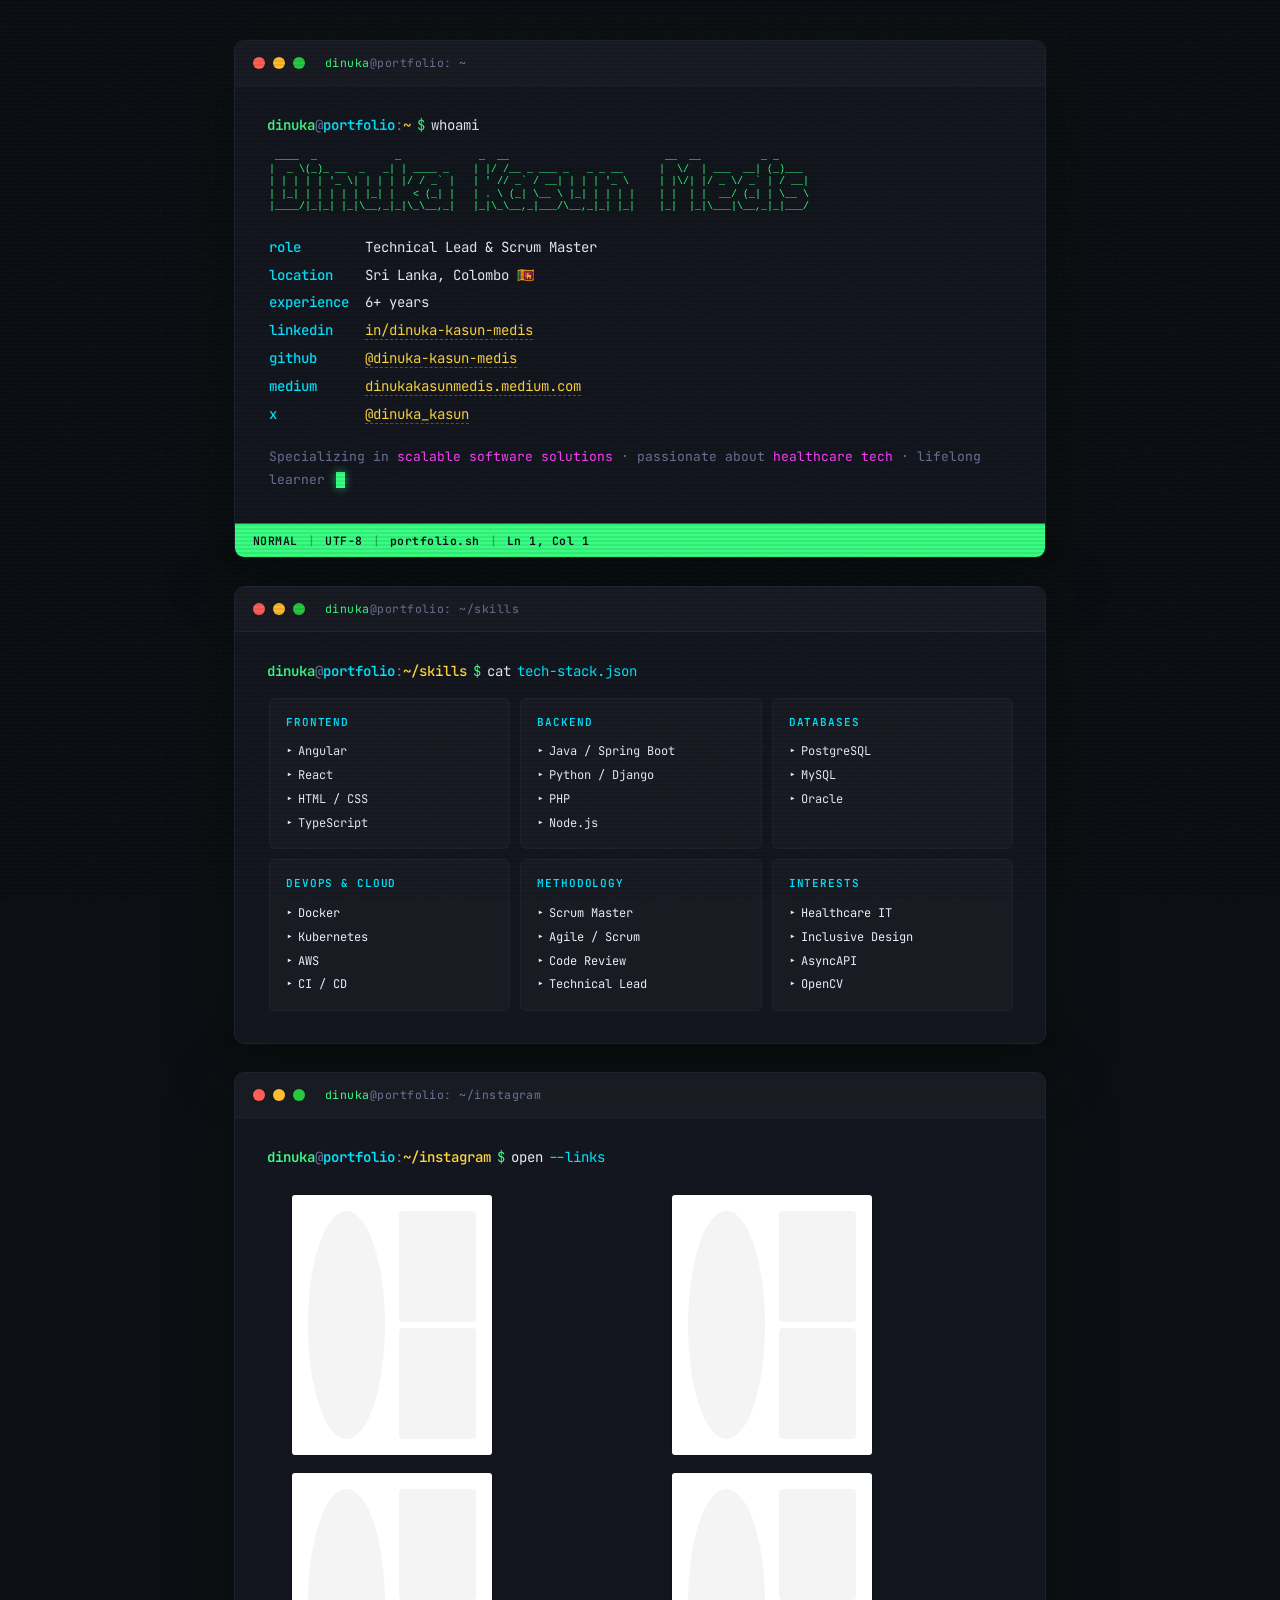
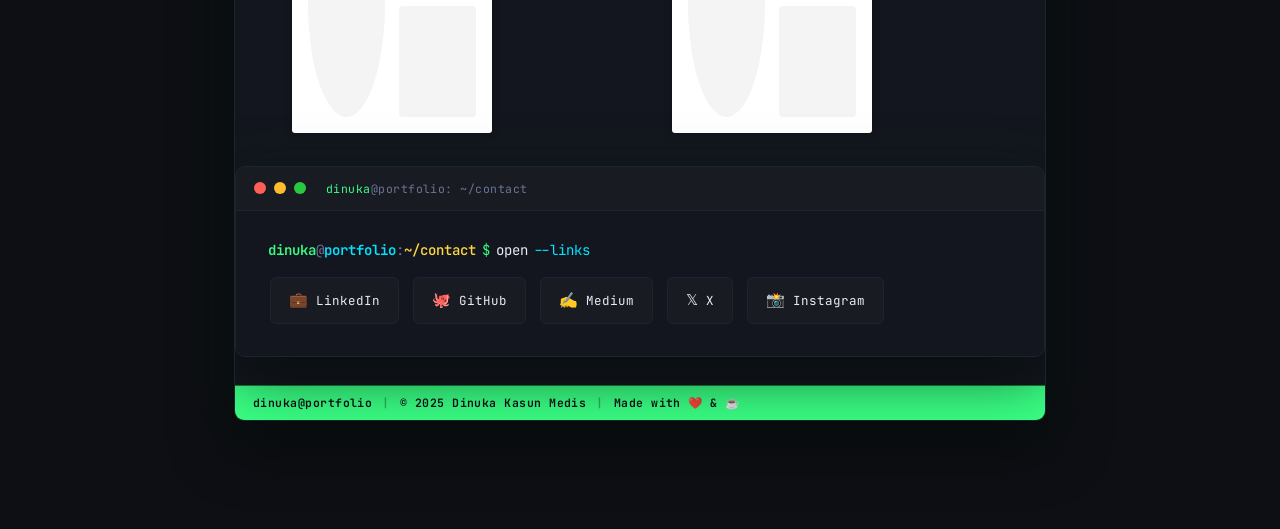
<file: index.html>
<!DOCTYPE html>
<html lang="en">
<head>
  <meta charset="UTF-8" />
  <meta name="viewport" content="width=device-width, initial-scale=1.0" />
  <title>Dinuka Kasun Medis — Terminal</title>
  <link href="https://fonts.googleapis.com/css2?family=JetBrains+Mono:wght@300;400;500;600;700&family=Fira+Code:wght@300;400;500;600&display=swap" rel="stylesheet" />
  <link rel="stylesheet" href="assets/css/terminal.css" />
</head>
<body>
<div class="shell">

  <!-- ══════════════════ HERO ══════════════════ -->
  <div class="window">
    <div class="titlebar">
      <div class="dot dot-r"></div>
      <div class="dot dot-y"></div>
      <div class="dot dot-g"></div>
      <span class="tab-title"><span>dinuka</span>@portfolio: ~</span>
    </div>
    <div class="body">
      <div class="prompt">
        <span class="p-user">dinuka</span><span class="p-at">@</span><span class="p-host">portfolio</span><span class="p-colon">:</span><span class="p-path">~</span><span class="p-sign">$</span>
        <span class="p-cmd">whoami</span>
      </div>

      <div class="output">
        <pre class="ascii-name">
 ____  _             _             _  __                          __  __          _ _     
|  _ \(_)_ __  _   _| | ____ _    | |/ /__ _ ___ _   _ _ __      |  \/  | ___  __| (_)___ 
| | | | | '_ \| | | | |/ / _` |   | ' // _` / __| | | | '_ \     | |\/| |/ _ \/ _` | / __|
| |_| | | | | | |_| |   < (_| |   | . \ (_| \__ \ |_| | | | |    | |  | |  __/ (_| | \__ \
|____/|_|_| |_|\__,_|_|\_\__,_|   |_|\_\__,_|___/\__,_|_| |_|    |_|  |_|\___|\__,_|_|___/</pre>

        <div class="hero-meta">
          <span class="meta-key">role</span>
          <span class="meta-sep">=</span>
          <span class="meta-val">Technical Lead &amp; Scrum Master</span>

          <span class="meta-key">location</span>
          <span class="meta-sep">=</span>
          <span class="meta-val">Sri Lanka, Colombo 🇱🇰</span>

          <span class="meta-key">experience</span>
          <span class="meta-sep">=</span>
          <span class="meta-val">6+ years</span>

          <span class="meta-key">linkedin</span>
          <span class="meta-sep">=</span>
          <span class="meta-val"><a href="https://www.linkedin.com/in/dinuka-kasun-medis/" target="_blank">in/dinuka-kasun-medis</a></span>

          <span class="meta-key">github</span>
          <span class="meta-sep">=</span>
          <span class="meta-val"><a href="https://github.com/dinuka-kasun-medis" target="_blank">@dinuka-kasun-medis</a></span>

          <span class="meta-key">medium</span>
          <span class="meta-sep">=</span>
          <span class="meta-val"><a href="https://dinukakasunmedis.medium.com" target="_blank">dinukakasunmedis.medium.com</a></span>

          <span class="meta-key">x</span>
          <span class="meta-sep">=</span>
          <span class="meta-val"><a href="https://x.com/dinuka_kasun" target="_blank">@dinuka_kasun</a></span>
        </div>

        <div class="tag-line">
          Specializing in <em>scalable software solutions</em> · passionate about <em>healthcare tech</em> · lifelong learner
          <span class="cursor"></span>
        </div>
      </div>
    </div>
    <div class="statusbar">
      <span>NORMAL</span>
      <span class="sb-sep">|</span>
      <span>UTF-8</span>
      <span class="sb-sep">|</span>
      <span>portfolio.sh</span>
      <span class="sb-sep">|</span>
      <span>Ln 1, Col 1</span>
    </div>
  </div>

  <!-- ══════════════════ SKILLS ══════════════════ -->
  <div class="window">
    <div class="titlebar">
      <div class="dot dot-r"></div>
      <div class="dot dot-y"></div>
      <div class="dot dot-g"></div>
      <span class="tab-title"><span>dinuka</span>@portfolio: ~/skills</span>
    </div>
    <div class="body">
      <div class="prompt">
        <span class="p-user">dinuka</span><span class="p-at">@</span><span class="p-host">portfolio</span><span class="p-colon">:</span><span class="p-path">~/skills</span><span class="p-sign">$</span>
        <span class="p-cmd">cat</span>
        <span class="p-arg">tech-stack.json</span>
      </div>
      <div class="output">
        <div class="skills-grid">
          <div class="skill-category">
            <div class="skill-cat-name">Frontend</div>
            <div class="skill-items">
              <span><span class="skill-dot">▸</span>Angular</span><br>
              <span><span class="skill-dot">▸</span>React</span><br>
              <span><span class="skill-dot">▸</span>HTML / CSS</span><br>
              <span><span class="skill-dot">▸</span>TypeScript</span>
            </div>
          </div>
          <div class="skill-category">
            <div class="skill-cat-name">Backend</div>
            <div class="skill-items">
              <span><span class="skill-dot">▸</span>Java / Spring Boot</span><br>
              <span><span class="skill-dot">▸</span>Python / Django</span><br>
              <span><span class="skill-dot">▸</span>PHP</span><br>
              <span><span class="skill-dot">▸</span>Node.js</span>
            </div>
          </div>
          <div class="skill-category">
            <div class="skill-cat-name">Databases</div>
            <div class="skill-items">
              <span><span class="skill-dot">▸</span>PostgreSQL</span><br>
              <span><span class="skill-dot">▸</span>MySQL</span><br>
              <span><span class="skill-dot">▸</span>Oracle</span>
            </div>
          </div>
          <div class="skill-category">
            <div class="skill-cat-name">DevOps &amp; Cloud</div>
            <div class="skill-items">
              <span><span class="skill-dot">▸</span>Docker</span><br>
              <span><span class="skill-dot">▸</span>Kubernetes</span><br>
              <span><span class="skill-dot">▸</span>AWS</span><br>
              <span><span class="skill-dot">▸</span>CI / CD</span>
            </div>
          </div>
          <div class="skill-category">
            <div class="skill-cat-name">Methodology</div>
            <div class="skill-items">
              <span><span class="skill-dot">▸</span>Scrum Master</span><br>
              <span><span class="skill-dot">▸</span>Agile / Scrum</span><br>
              <span><span class="skill-dot">▸</span>Code Review</span><br>
              <span><span class="skill-dot">▸</span>Technical Lead</span>
            </div>
          </div>
          <div class="skill-category">
            <div class="skill-cat-name">Interests</div>
            <div class="skill-items">
              <span><span class="skill-dot">▸</span>Healthcare IT</span><br>
              <span><span class="skill-dot">▸</span>Inclusive Design</span><br>
              <span><span class="skill-dot">▸</span>AsyncAPI</span><br>
              <span><span class="skill-dot">▸</span>OpenCV</span>
            </div>
          </div>
        </div>
      </div>
    </div>
  </div>
  
  <!-- ══════════════════ INSTAGRAM ══════════════════ -->
  <div class="window">
    <div class="titlebar">
      <div class="dot dot-r"></div>
      <div class="dot dot-y"></div>
      <div class="dot dot-g"></div>
      <span class="tab-title"><span>dinuka</span>@portfolio: ~/instagram</span>
    </div>
    <div class="body">
      <div class="prompt">
        <span class="p-user">dinuka</span><span class="p-at">@</span><span class="p-host">portfolio</span><span class="p-colon">:</span><span class="p-path">~/instagram</span><span class="p-sign">$</span>
        <span class="p-cmd">open</span>
        <span class="p-arg">--links</span>
      </div>
      <div class="output">
        <div class="instagram-grid" style="display:grid; grid-template-columns:repeat(2,minmax(0,1fr)); gap:1rem; margin-top:1.5rem;">
          <div style="width:100%; max-width:320px; margin:0 auto;">
            <blockquote class="instagram-media" data-instgrm-permalink="https://www.instagram.com/p/DVoNssRiSh8/?utm_source=ig_embed&amp;utm_campaign=loading" data-instgrm-version="14" style=" background:#FFF; border:0; border-radius:3px; box-shadow:0 0 1px 0 rgba(0,0,0,0.5),0 1px 10px 0 rgba(0,0,0,0.15); margin: 1px; max-width:540px; min-width:326px; padding:0; width:99.375%; width:-webkit-calc(100% - 2px); width:calc(100% - 2px);"><div style="padding:16px;"> <a href="https://www.instagram.com/p/DVoNssRiSh8/?utm_source=ig_embed&amp;utm_campaign=loading" style=" background:#FFFFFF; line-height:0; padding:0 0; text-align:center; text-decoration:none; width:100%;" target="_blank"> <div style=" display: flex; flex-direction: row; align-items: center;"> <div style="background-color: #F4F4F4; border-radius: 50%; flex-grow: 0; height: 40px; margin-right: 14px; width: 40px;"></div> <div style="display: flex; flex-direction: column; flex-grow: 1; justify-content: center;"> <div style=" background-color: #F4F4F4; border-radius: 4px; flex-grow: 0; height: 14px; margin-bottom: 6px; width: 100px;"></div> <div style=" background-color: #F4F4F4; border-radius: 4px; flex-grow: 0; height: 14px; width: 60px;"></div></div></div><div style="padding: 19% 0;"></div> <div style="display:block; height:50px; margin:0 auto 12px; width:50px;"><svg width="50px" height="50px" viewBox="0 0 60 60" version="1.1" xmlns="https://www.w3.org/2000/svg" xmlns:xlink="https://www.w3.org/1999/xlink"><g stroke="none" stroke-width="1" fill="none" fill-rule="evenodd"><g transform="translate(-511.000000, -20.000000)" fill="#000000"><g><path d="M556.869,30.41 C554.814,30.41 553.148,32.076 553.148,34.131 C553.148,36.186 554.814,37.852 556.869,37.852 C558.924,37.852 560.59,36.186 560.59,34.131 C560.59,32.076 558.924,30.41 556.869,30.41 M541,60.657 C535.114,60.657 530.342,55.887 530.342,50 C530.342,44.114 535.114,39.342 541,39.342 C546.887,39.342 551.658,44.114 551.658,50 C551.658,55.887 546.887,60.657 541,60.657 M541,33.886 C532.1,33.886 524.886,41.1 524.886,50 C524.886,58.899 532.1,66.113 541,66.113 C549.9,66.113 557.115,58.899 557.115,50 C557.115,41.1 549.9,33.886 541,33.886 M565.378,62.101 C565.244,65.022 564.756,66.606 564.346,67.663 C563.803,69.06 563.154,70.057 562.106,71.106 C561.058,72.155 560.06,72.803 558.662,73.347 C557.607,73.757 556.021,74.244 553.102,74.378 C549.944,74.521 548.997,74.552 541,74.552 C533.003,74.552 532.056,74.521 528.898,74.378 C525.979,74.244 524.393,73.757 523.338,73.347 C521.94,72.803 520.942,72.155 519.894,71.106 C518.846,70.057 518.197,69.06 517.654,67.663 C517.244,66.606 516.755,65.022 516.623,62.101 C516.479,58.943 516.448,57.996 516.448,50 C516.448,42.003 516.479,41.056 516.623,37.899 C516.755,34.978 517.244,33.391 517.654,32.338 C518.197,30.938 518.846,29.942 519.894,28.894 C520.942,27.846 521.94,27.196 523.338,26.654 C524.393,26.244 525.979,25.756 528.898,25.623 C532.057,25.479 533.004,25.448 541,25.448 C548.997,25.448 549.943,25.479 553.102,25.623 C556.021,25.756 557.607,26.244 558.662,26.654 C560.06,27.196 561.058,27.846 562.106,28.894 C563.154,29.942 563.803,30.938 564.346,32.338 C564.756,33.391 565.244,34.978 565.378,37.899 C565.522,41.056 565.552,42.003 565.552,50 C565.552,57.996 565.522,58.943 565.378,62.101 M570.82,37.631 C570.674,34.438 570.167,32.258 569.425,30.349 C568.659,28.377 567.633,26.702 565.965,25.035 C564.297,23.368 562.623,22.342 560.652,21.575 C558.743,20.834 556.562,20.326 553.369,20.18 C550.169,20.033 549.148,20 541,20 C532.853,20 531.831,20.033 528.631,20.18 C525.438,20.326 523.257,20.834 521.349,21.575 C519.376,22.342 517.703,23.368 516.035,25.035 C514.368,26.702 513.342,28.377 512.574,30.349 C511.834,32.258 511.326,34.438 511.181,37.631 C511.035,40.831 511,41.851 511,50 C511,58.147 511.035,59.17 511.181,62.369 C511.326,65.562 511.834,67.743 512.574,69.651 C513.342,71.625 514.368,73.296 516.035,74.965 C517.703,76.634 519.376,77.658 521.349,78.425 C523.257,79.167 525.438,79.673 528.631,79.82 C531.831,79.965 532.853,80.001 541,80.001 C549.148,80.001 550.169,79.965 553.369,79.82 C556.562,79.673 558.743,79.167 560.652,78.425 C562.623,77.658 564.297,76.634 565.965,74.965 C567.633,73.296 568.659,71.625 569.425,69.651 C570.167,67.743 570.674,65.562 570.82,62.369 C570.966,59.17 571,58.147 571,50 C571,41.851 570.966,40.831 570.82,37.631"></path></g></g></g></svg></div><div style="padding-top: 8px;"> <div style=" color:#3897f0; font-family:Arial,sans-serif; font-size:14px; font-style:normal; font-weight:550; line-height:18px;">View this post on Instagram</div></div><div style="padding: 12.5% 0;"></div> <div style="display: flex; flex-direction: row; margin-bottom: 14px; align-items: center;"><div> <div style="background-color: #F4F4F4; border-radius: 50%; height: 12.5px; width: 12.5px; transform: translateX(0px) translateY(7px);"></div> <div style="background-color: #F4F4F4; height: 12.5px; transform: rotate(-45deg) translateX(3px) translateY(1px); width: 12.5px; flex-grow: 0; margin-right: 14px; margin-left: 2px;"></div> <div style="background-color: #F4F4F4; border-radius: 50%; height: 12.5px; width: 12.5px; transform: translateX(9px) translateY(-18px);"></div></div><div style="margin-left: 8px;"> <div style=" background-color: #F4F4F4; border-radius: 50%; flex-grow: 0; height: 20px; width: 20px;"></div> <div style=" width: 0; height: 0; border-top: 2px solid transparent; border-left: 6px solid #f4f4f4; border-bottom: 2px solid transparent; transform: translateX(16px) translateY(-4px) rotate(30deg)"></div></div><div style="margin-left: auto;"> <div style=" width: 0px; border-top: 8px solid #F4F4F4; border-right: 8px solid transparent; transform: translateY(16px);"></div> <div style=" background-color: #F4F4F4; flex-grow: 0; height: 12px; width: 16px; transform: translateY(-4px);"></div> <div style=" width: 0; height: 0; border-top: 8px solid #F4F4F4; border-left: 8px solid transparent; transform: translateY(-4px) translateX(8px);"></div></div></div> <div style="display: flex; flex-direction: column; flex-grow: 1; justify-content: center; margin-bottom: 24px;"> <div style=" background-color: #F4F4F4; border-radius: 4px; flex-grow: 0; height: 14px; margin-bottom: 6px; width: 224px;"></div> <div style=" background-color: #F4F4F4; border-radius: 4px; flex-grow: 0; height: 14px; width: 144px;"></div></div></a><p style=" color:#c9c8cd; font-family:Arial,sans-serif; font-size:14px; line-height:17px; margin-bottom:0; margin-top:8px; overflow:hidden; padding:8px 0 7px; text-align:center; text-overflow:ellipsis; white-space:nowrap;"><a href="https://www.instagram.com/p/DVoNssRiSh8/?utm_source=ig_embed&amp;utm_campaign=loading" style=" color:#c9c8cd; font-family:Arial,sans-serif; font-size:14px; font-style:normal; font-weight:normal; line-height:17px; text-decoration:none;" target="_blank">A post shared by Dinuka Kasun Medis (@dinuka_kasun_medis)</a></p></div></blockquote>
            <script async src="//www.instagram.com/embed.js"></script>      
          </div>
          <div style="width:100%; max-width:320px; margin:0 auto;">
            <blockquote class="instagram-media" data-instgrm-permalink="https://www.instagram.com/p/DDCx85DIlh_/?utm_source=ig_embed&amp;utm_campaign=loading" data-instgrm-version="14" style=" background:#FFF; border:0; border-radius:3px; box-shadow:0 0 1px 0 rgba(0,0,0,0.5),0 1px 10px 0 rgba(0,0,0,0.15); margin: 1px; max-width:540px; min-width:326px; padding:0; width:99.375%; width:-webkit-calc(100% - 2px); width:calc(100% - 2px);"><div style="padding:16px;"> <a href="https://www.instagram.com/p/DDCx85DIlh_/?utm_source=ig_embed&amp;utm_campaign=loading" style=" background:#FFFFFF; line-height:0; padding:0 0; text-align:center; text-decoration:none; width:100%;" target="_blank"> <div style=" display: flex; flex-direction: row; align-items: center;"> <div style="background-color: #F4F4F4; border-radius: 50%; flex-grow: 0; height: 40px; margin-right: 14px; width: 40px;"></div> <div style="display: flex; flex-direction: column; flex-grow: 1; justify-content: center;"> <div style=" background-color: #F4F4F4; border-radius: 4px; flex-grow: 0; height: 14px; margin-bottom: 6px; width: 100px;"></div> <div style=" background-color: #F4F4F4; border-radius: 4px; flex-grow: 0; height: 14px; width: 60px;"></div></div></div><div style="padding: 19% 0;"></div> <div style="display:block; height:50px; margin:0 auto 12px; width:50px;"><svg width="50px" height="50px" viewBox="0 0 60 60" version="1.1" xmlns="https://www.w3.org/2000/svg" xmlns:xlink="https://www.w3.org/1999/xlink"><g stroke="none" stroke-width="1" fill="none" fill-rule="evenodd"><g transform="translate(-511.000000, -20.000000)" fill="#000000"><g><path d="M556.869,30.41 C554.814,30.41 553.148,32.076 553.148,34.131 C553.148,36.186 554.814,37.852 556.869,37.852 C558.924,37.852 560.59,36.186 560.59,34.131 C560.59,32.076 558.924,30.41 556.869,30.41 M541,60.657 C535.114,60.657 530.342,55.887 530.342,50 C530.342,44.114 535.114,39.342 541,39.342 C546.887,39.342 551.658,44.114 551.658,50 C551.658,55.887 546.887,60.657 541,60.657 M541,33.886 C532.1,33.886 524.886,41.1 524.886,50 C524.886,58.899 532.1,66.113 541,66.113 C549.9,66.113 557.115,58.899 557.115,50 C557.115,41.1 549.9,33.886 541,33.886 M565.378,62.101 C565.244,65.022 564.756,66.606 564.346,67.663 C563.803,69.06 563.154,70.057 562.106,71.106 C561.058,72.155 560.06,72.803 558.662,73.347 C557.607,73.757 556.021,74.244 553.102,74.378 C549.944,74.521 548.997,74.552 541,74.552 C533.003,74.552 532.056,74.521 528.898,74.378 C525.979,74.244 524.393,73.757 523.338,73.347 C521.94,72.803 520.942,72.155 519.894,71.106 C518.846,70.057 518.197,69.06 517.654,67.663 C517.244,66.606 516.755,65.022 516.623,62.101 C516.479,58.943 516.448,57.996 516.448,50 C516.448,42.003 516.479,41.056 516.623,37.899 C516.755,34.978 517.244,33.391 517.654,32.338 C518.197,30.938 518.846,29.942 519.894,28.894 C520.942,27.846 521.94,27.196 523.338,26.654 C524.393,26.244 525.979,25.756 528.898,25.623 C532.057,25.479 533.004,25.448 541,25.448 C548.997,25.448 549.943,25.479 553.102,25.623 C556.021,25.756 557.607,26.244 558.662,26.654 C560.06,27.196 561.058,27.846 562.106,28.894 C563.154,29.942 563.803,30.938 564.346,32.338 C564.756,33.391 565.244,34.978 565.378,37.899 C565.522,41.056 565.552,42.003 565.552,50 C565.552,57.996 565.522,58.943 565.378,62.101 M570.82,37.631 C570.674,34.438 570.167,32.258 569.425,30.349 C568.659,28.377 567.633,26.702 565.965,25.035 C564.297,23.368 562.623,22.342 560.652,21.575 C558.743,20.834 556.562,20.326 553.369,20.18 C550.169,20.033 549.148,20 541,20 C532.853,20 531.831,20.033 528.631,20.18 C525.438,20.326 523.257,20.834 521.349,21.575 C519.376,22.342 517.703,23.368 516.035,25.035 C514.368,26.702 513.342,28.377 512.574,30.349 C511.834,32.258 511.326,34.438 511.181,37.631 C511.035,40.831 511,41.851 511,50 C511,58.147 511.035,59.17 511.181,62.369 C511.326,65.562 511.834,67.743 512.574,69.651 C513.342,71.625 514.368,73.296 516.035,74.965 C517.703,76.634 519.376,77.658 521.349,78.425 C523.257,79.167 525.438,79.673 528.631,79.82 C531.831,79.965 532.853,80.001 541,80.001 C549.148,80.001 550.169,79.965 553.369,79.82 C556.562,79.673 558.743,79.167 560.652,78.425 C562.623,77.658 564.297,76.634 565.965,74.965 C567.633,73.296 568.659,71.625 569.425,69.651 C570.167,67.743 570.674,65.562 570.82,62.369 C570.966,59.17 571,58.147 571,50 C571,41.851 570.966,40.831 570.82,37.631"></path></g></g></g></svg></div><div style="padding-top: 8px;"> <div style=" color:#3897f0; font-family:Arial,sans-serif; font-size:14px; font-style:normal; font-weight:550; line-height:18px;">View this post on Instagram</div></div><div style="padding: 12.5% 0;"></div> <div style="display: flex; flex-direction: row; margin-bottom: 14px; align-items: center;"><div> <div style="background-color: #F4F4F4; border-radius: 50%; height: 12.5px; width: 12.5px; transform: translateX(0px) translateY(7px);"></div> <div style="background-color: #F4F4F4; height: 12.5px; transform: rotate(-45deg) translateX(3px) translateY(1px); width: 12.5px; flex-grow: 0; margin-right: 14px; margin-left: 2px;"></div> <div style="background-color: #F4F4F4; border-radius: 50%; height: 12.5px; width: 12.5px; transform: translateX(9px) translateY(-18px);"></div></div><div style="margin-left: 8px;"> <div style=" background-color: #F4F4F4; border-radius: 50%; flex-grow: 0; height: 20px; width: 20px;"></div> <div style=" width: 0; height: 0; border-top: 2px solid transparent; border-left: 6px solid #f4f4f4; border-bottom: 2px solid transparent; transform: translateX(16px) translateY(-4px) rotate(30deg)"></div></div><div style="margin-left: auto;"> <div style=" width: 0px; border-top: 8px solid #F4F4F4; border-right: 8px solid transparent; transform: translateY(16px);"></div> <div style=" background-color: #F4F4F4; flex-grow: 0; height: 12px; width: 16px; transform: translateY(-4px);"></div> <div style=" width: 0; height: 0; border-top: 8px solid #F4F4F4; border-left: 8px solid transparent; transform: translateY(-4px) translateX(8px);"></div></div></div> <div style="display: flex; flex-direction: column; flex-grow: 1; justify-content: center; margin-bottom: 24px;"> <div style=" background-color: #F4F4F4; border-radius: 4px; flex-grow: 0; height: 14px; margin-bottom: 6px; width: 224px;"></div> <div style=" background-color: #F4F4F4; border-radius: 4px; flex-grow: 0; height: 14px; width: 144px;"></div></div></a><p style=" color:#c9c8cd; font-family:Arial,sans-serif; font-size:14px; line-height:17px; margin-bottom:0; margin-top:8px; overflow:hidden; padding:8px 0 7px; text-align:center; text-overflow:ellipsis; white-space:nowrap;"><a href="https://www.instagram.com/p/DDCx85DIlh_/?utm_source=ig_embed&amp;utm_campaign=loading" style=" color:#c9c8cd; font-family:Arial,sans-serif; font-size:14px; font-style:normal; font-weight:normal; line-height:17px; text-decoration:none;" target="_blank">A post shared by Dinuka Kasun Medis (@dinuka_kasun_medis)</a></p></div></blockquote>
            <script async src="//www.instagram.com/embed.js"></script>
          </div>
          <div style="width:100%; max-width:320px; margin:0 auto;">
            <blockquote class="instagram-media" data-instgrm-permalink="https://www.instagram.com/p/DQewpo6DPM9/?utm_source=ig_embed&amp;utm_campaign=loading" data-instgrm-version="14" style=" background:#FFF; border:0; border-radius:3px; box-shadow:0 0 1px 0 rgba(0,0,0,0.5),0 1px 10px 0 rgba(0,0,0,0.15); margin: 1px; max-width:540px; min-width:326px; padding:0; width:99.375%; width:-webkit-calc(100% - 2px); width:calc(100% - 2px);"><div style="padding:16px;"> <a href="https://www.instagram.com/p/DQewpo6DPM9/?utm_source=ig_embed&amp;utm_campaign=loading" style=" background:#FFFFFF; line-height:0; padding:0 0; text-align:center; text-decoration:none; width:100%;" target="_blank"> <div style=" display: flex; flex-direction: row; align-items: center;"> <div style="background-color: #F4F4F4; border-radius: 50%; flex-grow: 0; height: 40px; margin-right: 14px; width: 40px;"></div> <div style="display: flex; flex-direction: column; flex-grow: 1; justify-content: center;"> <div style=" background-color: #F4F4F4; border-radius: 4px; flex-grow: 0; height: 14px; margin-bottom: 6px; width: 100px;"></div> <div style=" background-color: #F4F4F4; border-radius: 4px; flex-grow: 0; height: 14px; width: 60px;"></div></div></div><div style="padding: 19% 0;"></div> <div style="display:block; height:50px; margin:0 auto 12px; width:50px;"><svg width="50px" height="50px" viewBox="0 0 60 60" version="1.1" xmlns="https://www.w3.org/2000/svg" xmlns:xlink="https://www.w3.org/1999/xlink"><g stroke="none" stroke-width="1" fill="none" fill-rule="evenodd"><g transform="translate(-511.000000, -20.000000)" fill="#000000"><g><path d="M556.869,30.41 C554.814,30.41 553.148,32.076 553.148,34.131 C553.148,36.186 554.814,37.852 556.869,37.852 C558.924,37.852 560.59,36.186 560.59,34.131 C560.59,32.076 558.924,30.41 556.869,30.41 M541,60.657 C535.114,60.657 530.342,55.887 530.342,50 C530.342,44.114 535.114,39.342 541,39.342 C546.887,39.342 551.658,44.114 551.658,50 C551.658,55.887 546.887,60.657 541,60.657 M541,33.886 C532.1,33.886 524.886,41.1 524.886,50 C524.886,58.899 532.1,66.113 541,66.113 C549.9,66.113 557.115,58.899 557.115,50 C557.115,41.1 549.9,33.886 541,33.886 M565.378,62.101 C565.244,65.022 564.756,66.606 564.346,67.663 C563.803,69.06 563.154,70.057 562.106,71.106 C561.058,72.155 560.06,72.803 558.662,73.347 C557.607,73.757 556.021,74.244 553.102,74.378 C549.944,74.521 548.997,74.552 541,74.552 C533.003,74.552 532.056,74.521 528.898,74.378 C525.979,74.244 524.393,73.757 523.338,73.347 C521.94,72.803 520.942,72.155 519.894,71.106 C518.846,70.057 518.197,69.06 517.654,67.663 C517.244,66.606 516.755,65.022 516.623,62.101 C516.479,58.943 516.448,57.996 516.448,50 C516.448,42.003 516.479,41.056 516.623,37.899 C516.755,34.978 517.244,33.391 517.654,32.338 C518.197,30.938 518.846,29.942 519.894,28.894 C520.942,27.846 521.94,27.196 523.338,26.654 C524.393,26.244 525.979,25.756 528.898,25.623 C532.057,25.479 533.004,25.448 541,25.448 C548.997,25.448 549.943,25.479 553.102,25.623 C556.021,25.756 557.607,26.244 558.662,26.654 C560.06,27.196 561.058,27.846 562.106,28.894 C563.154,29.942 563.803,30.938 564.346,32.338 C564.756,33.391 565.244,34.978 565.378,37.899 C565.522,41.056 565.552,42.003 565.552,50 C565.552,57.996 565.522,58.943 565.378,62.101 M570.82,37.631 C570.674,34.438 570.167,32.258 569.425,30.349 C568.659,28.377 567.633,26.702 565.965,25.035 C564.297,23.368 562.623,22.342 560.652,21.575 C558.743,20.834 556.562,20.326 553.369,20.18 C550.169,20.033 549.148,20 541,20 C532.853,20 531.831,20.033 528.631,20.18 C525.438,20.326 523.257,20.834 521.349,21.575 C519.376,22.342 517.703,23.368 516.035,25.035 C514.368,26.702 513.342,28.377 512.574,30.349 C511.834,32.258 511.326,34.438 511.181,37.631 C511.035,40.831 511,41.851 511,50 C511,58.147 511.035,59.17 511.181,62.369 C511.326,65.562 511.834,67.743 512.574,69.651 C513.342,71.625 514.368,73.296 516.035,74.965 C517.703,76.634 519.376,77.658 521.349,78.425 C523.257,79.167 525.438,79.673 528.631,79.82 C531.831,79.965 532.853,80.001 541,80.001 C549.148,80.001 550.169,79.965 553.369,79.82 C556.562,79.673 558.743,79.167 560.652,78.425 C562.623,77.658 564.297,76.634 565.965,74.965 C567.633,73.296 568.659,71.625 569.425,69.651 C570.167,67.743 570.674,65.562 570.82,62.369 C570.966,59.17 571,58.147 571,50 C571,41.851 570.966,40.831 570.82,37.631"></path></g></g></g></svg></div><div style="padding-top: 8px;"> <div style=" color:#3897f0; font-family:Arial,sans-serif; font-size:14px; font-style:normal; font-weight:550; line-height:18px;">View this post on Instagram</div></div><div style="padding: 12.5% 0;"></div> <div style="display: flex; flex-direction: row; margin-bottom: 14px; align-items: center;"><div> <div style="background-color: #F4F4F4; border-radius: 50%; height: 12.5px; width: 12.5px; transform: translateX(0px) translateY(7px);"></div> <div style="background-color: #F4F4F4; height: 12.5px; transform: rotate(-45deg) translateX(3px) translateY(1px); width: 12.5px; flex-grow: 0; margin-right: 14px; margin-left: 2px;"></div> <div style="background-color: #F4F4F4; border-radius: 50%; height: 12.5px; width: 12.5px; transform: translateX(9px) translateY(-18px);"></div></div><div style="margin-left: 8px;"> <div style=" background-color: #F4F4F4; border-radius: 50%; flex-grow: 0; height: 20px; width: 20px;"></div> <div style=" width: 0; height: 0; border-top: 2px solid transparent; border-left: 6px solid #f4f4f4; border-bottom: 2px solid transparent; transform: translateX(16px) translateY(-4px) rotate(30deg)"></div></div><div style="margin-left: auto;"> <div style=" width: 0px; border-top: 8px solid #F4F4F4; border-right: 8px solid transparent; transform: translateY(16px);"></div> <div style=" background-color: #F4F4F4; flex-grow: 0; height: 12px; width: 16px; transform: translateY(-4px);"></div> <div style=" width: 0; height: 0; border-top: 8px solid #F4F4F4; border-left: 8px solid transparent; transform: translateY(-4px) translateX(8px);"></div></div></div> <div style="display: flex; flex-direction: column; flex-grow: 1; justify-content: center; margin-bottom: 24px;"> <div style=" background-color: #F4F4F4; border-radius: 4px; flex-grow: 0; height: 14px; margin-bottom: 6px; width: 224px;"></div> <div style=" background-color: #F4F4F4; border-radius: 4px; flex-grow: 0; height: 14px; width: 144px;"></div></div></a><p style=" color:#c9c8cd; font-family:Arial,sans-serif; font-size:14px; line-height:17px; margin-bottom:0; margin-top:8px; overflow:hidden; padding:8px 0 7px; text-align:center; text-overflow:ellipsis; white-space:nowrap;"><a href="https://www.instagram.com/p/DQewpo6DPM9/?utm_source=ig_embed&amp;utm_campaign=loading" style=" color:#c9c8cd; font-family:Arial,sans-serif; font-size:14px; font-style:normal; font-weight:normal; line-height:17px; text-decoration:none;" target="_blank">A post shared by Dinuka Kasun Medis (@dinuka_kasun_medis)</a></p></div></blockquote>
            <script async src="//www.instagram.com/embed.js"></script>
          </div>
          <div style="width:100%; max-width:320px; margin:0 auto;">
            <blockquote class="instagram-media" data-instgrm-permalink="https://www.instagram.com/p/DVoQMNGidmD/?utm_source=ig_embed&amp;utm_campaign=loading" data-instgrm-version="14" style=" background:#FFF; border:0; border-radius:3px; box-shadow:0 0 1px 0 rgba(0,0,0,0.5),0 1px 10px 0 rgba(0,0,0,0.15); margin: 1px; max-width:540px; min-width:326px; padding:0; width:99.375%; width:-webkit-calc(100% - 2px); width:calc(100% - 2px);"><div style="padding:16px;"> <a href="https://www.instagram.com/p/DVoQMNGidmD/?utm_source=ig_embed&amp;utm_campaign=loading" style=" background:#FFFFFF; line-height:0; padding:0 0; text-align:center; text-decoration:none; width:100%;" target="_blank"> <div style=" display: flex; flex-direction: row; align-items: center;"> <div style="background-color: #F4F4F4; border-radius: 50%; flex-grow: 0; height: 40px; margin-right: 14px; width: 40px;"></div> <div style="display: flex; flex-direction: column; flex-grow: 1; justify-content: center;"> <div style=" background-color: #F4F4F4; border-radius: 4px; flex-grow: 0; height: 14px; margin-bottom: 6px; width: 100px;"></div> <div style=" background-color: #F4F4F4; border-radius: 4px; flex-grow: 0; height: 14px; width: 60px;"></div></div></div><div style="padding: 19% 0;"></div> <div style="display:block; height:50px; margin:0 auto 12px; width:50px;"><svg width="50px" height="50px" viewBox="0 0 60 60" version="1.1" xmlns="https://www.w3.org/2000/svg" xmlns:xlink="https://www.w3.org/1999/xlink"><g stroke="none" stroke-width="1" fill="none" fill-rule="evenodd"><g transform="translate(-511.000000, -20.000000)" fill="#000000"><g><path d="M556.869,30.41 C554.814,30.41 553.148,32.076 553.148,34.131 C553.148,36.186 554.814,37.852 556.869,37.852 C558.924,37.852 560.59,36.186 560.59,34.131 C560.59,32.076 558.924,30.41 556.869,30.41 M541,60.657 C535.114,60.657 530.342,55.887 530.342,50 C530.342,44.114 535.114,39.342 541,39.342 C546.887,39.342 551.658,44.114 551.658,50 C551.658,55.887 546.887,60.657 541,60.657 M541,33.886 C532.1,33.886 524.886,41.1 524.886,50 C524.886,58.899 532.1,66.113 541,66.113 C549.9,66.113 557.115,58.899 557.115,50 C557.115,41.1 549.9,33.886 541,33.886 M565.378,62.101 C565.244,65.022 564.756,66.606 564.346,67.663 C563.803,69.06 563.154,70.057 562.106,71.106 C561.058,72.155 560.06,72.803 558.662,73.347 C557.607,73.757 556.021,74.244 553.102,74.378 C549.944,74.521 548.997,74.552 541,74.552 C533.003,74.552 532.056,74.521 528.898,74.378 C525.979,74.244 524.393,73.757 523.338,73.347 C521.94,72.803 520.942,72.155 519.894,71.106 C518.846,70.057 518.197,69.06 517.654,67.663 C517.244,66.606 516.755,65.022 516.623,62.101 C516.479,58.943 516.448,57.996 516.448,50 C516.448,42.003 516.479,41.056 516.623,37.899 C516.755,34.978 517.244,33.391 517.654,32.338 C518.197,30.938 518.846,29.942 519.894,28.894 C520.942,27.846 521.94,27.196 523.338,26.654 C524.393,26.244 525.979,25.756 528.898,25.623 C532.057,25.479 533.004,25.448 541,25.448 C548.997,25.448 549.943,25.479 553.102,25.623 C556.021,25.756 557.607,26.244 558.662,26.654 C560.06,27.196 561.058,27.846 562.106,28.894 C563.154,29.942 563.803,30.938 564.346,32.338 C564.756,33.391 565.244,34.978 565.378,37.899 C565.522,41.056 565.552,42.003 565.552,50 C565.552,57.996 565.522,58.943 565.378,62.101 M570.82,37.631 C570.674,34.438 570.167,32.258 569.425,30.349 C568.659,28.377 567.633,26.702 565.965,25.035 C564.297,23.368 562.623,22.342 560.652,21.575 C558.743,20.834 556.562,20.326 553.369,20.18 C550.169,20.033 549.148,20 541,20 C532.853,20 531.831,20.033 528.631,20.18 C525.438,20.326 523.257,20.834 521.349,21.575 C519.376,22.342 517.703,23.368 516.035,25.035 C514.368,26.702 513.342,28.377 512.574,30.349 C511.834,32.258 511.326,34.438 511.181,37.631 C511.035,40.831 511,41.851 511,50 C511,58.147 511.035,59.17 511.181,62.369 C511.326,65.562 511.834,67.743 512.574,69.651 C513.342,71.625 514.368,73.296 516.035,74.965 C517.703,76.634 519.376,77.658 521.349,78.425 C523.257,79.167 525.438,79.673 528.631,79.82 C531.831,79.965 532.853,80.001 541,80.001 C549.148,80.001 550.169,79.965 553.369,79.82 C556.562,79.673 558.743,79.167 560.652,78.425 C562.623,77.658 564.297,76.634 565.965,74.965 C567.633,73.296 568.659,71.625 569.425,69.651 C570.167,67.743 570.674,65.562 570.82,62.369 C570.966,59.17 571,58.147 571,50 C571,41.851 570.966,40.831 570.82,37.631"></path></g></g></g></svg></div><div style="padding-top: 8px;"> <div style=" color:#3897f0; font-family:Arial,sans-serif; font-size:14px; font-style:normal; font-weight:550; line-height:18px;">View this post on Instagram</div></div><div style="padding: 12.5% 0;"></div> <div style="display: flex; flex-direction: row; margin-bottom: 14px; align-items: center;"><div> <div style="background-color: #F4F4F4; border-radius: 50%; height: 12.5px; width: 12.5px; transform: translateX(0px) translateY(7px);"></div> <div style="background-color: #F4F4F4; height: 12.5px; transform: rotate(-45deg) translateX(3px) translateY(1px); width: 12.5px; flex-grow: 0; margin-right: 14px; margin-left: 2px;"></div> <div style="background-color: #F4F4F4; border-radius: 50%; height: 12.5px; width: 12.5px; transform: translateX(9px) translateY(-18px);"></div></div><div style="margin-left: 8px;"> <div style=" background-color: #F4F4F4; border-radius: 50%; flex-grow: 0; height: 20px; width: 20px;"></div> <div style=" width: 0; height: 0; border-top: 2px solid transparent; border-left: 6px solid #f4f4f4; border-bottom: 2px solid transparent; transform: translateX(16px) translateY(-4px) rotate(30deg)"></div></div><div style="margin-left: auto;"> <div style=" width: 0px; border-top: 8px solid #F4F4F4; border-right: 8px solid transparent; transform: translateY(16px);"></div> <div style=" background-color: #F4F4F4; flex-grow: 0; height: 12px; width: 16px; transform: translateY(-4px);"></div> <div style=" width: 0; height: 0; border-top: 8px solid #F4F4F4; border-left: 8px solid transparent; transform: translateY(-4px) translateX(8px);"></div></div></div> <div style="display: flex; flex-direction: column; flex-grow: 1; justify-content: center; margin-bottom: 24px;"> <div style=" background-color: #F4F4F4; border-radius: 4px; flex-grow: 0; height: 14px; margin-bottom: 6px; width: 224px;"></div> <div style=" background-color: #F4F4F4; border-radius: 4px; flex-grow: 0; height: 14px; width: 144px;"></div></div></a><p style=" color:#c9c8cd; font-family:Arial,sans-serif; font-size:14px; line-height:17px; margin-bottom:0; margin-top:8px; overflow:hidden; padding:8px 0 7px; text-align:center; text-overflow:ellipsis; white-space:nowrap;"><a href="https://www.instagram.com/p/DVoQMNGidmD/?utm_source=ig_embed&amp;utm_campaign=loading" style=" color:#c9c8cd; font-family:Arial,sans-serif; font-size:14px; font-style:normal; font-weight:normal; line-height:17px; text-decoration:none;" target="_blank">A post shared by Dinuka Kasun Medis (@dinuka_kasun_medis)</a></p></div></blockquote>
            <script async src="//www.instagram.com/embed.js"></script>
          </div>
        </div>
        <script async src="https://www.instagram.com/embed.js"></script>
      </div>
    </div>

  <!-- ══════════════════ CONTACT ══════════════════ -->
  <div class="window">
    <div class="titlebar">
      <div class="dot dot-r"></div>
      <div class="dot dot-y"></div>
      <div class="dot dot-g"></div>
      <span class="tab-title"><span>dinuka</span>@portfolio: ~/contact</span>
    </div>
    <div class="body">
      <div class="prompt">
        <span class="p-user">dinuka</span><span class="p-at">@</span><span class="p-host">portfolio</span><span class="p-colon">:</span><span class="p-path">~/contact</span><span class="p-sign">$</span>
        <span class="p-cmd">open</span>
        <span class="p-arg">--links</span>
      </div>
      <div class="output">
        <div class="links-row">
          <a class="link-btn" href="https://www.linkedin.com/in/dinuka-kasun-medis/" target="_blank">
            <span class="link-icon">💼</span> LinkedIn
          </a>
          <a class="link-btn" href="https://github.com/dinuka-kasun-medis" target="_blank">
            <span class="link-icon">🐙</span> GitHub
          </a>
          <a class="link-btn" href="https://dinukakasunmedis.medium.com" target="_blank">
            <span class="link-icon">✍️</span> Medium
          </a>
          <a class="link-btn" href="https://x.com/dinuka_kasun" target="_blank">
            <span class="link-icon">𝕏</span> X
          </a>
          <a class="link-btn" href="https://www.instagram.com/dinuka_kasun_medis/" target="_blank">
            <span class="link-icon">📸</span> Instagram
          </a>
        </div>
      </div>
    </div>
  </div>

    <div class="statusbar">
      <span>dinuka@portfolio</span>
      <span class="sb-sep">|</span>
      <span>© 2025 Dinuka Kasun Medis</span>
      <span class="sb-sep">|</span>
      <span>Made with ❤️ &amp; ☕</span>
    </div>
  </div>

</div>
<script src="assets/js/main.js"></script>
</body>
</html>
</file>
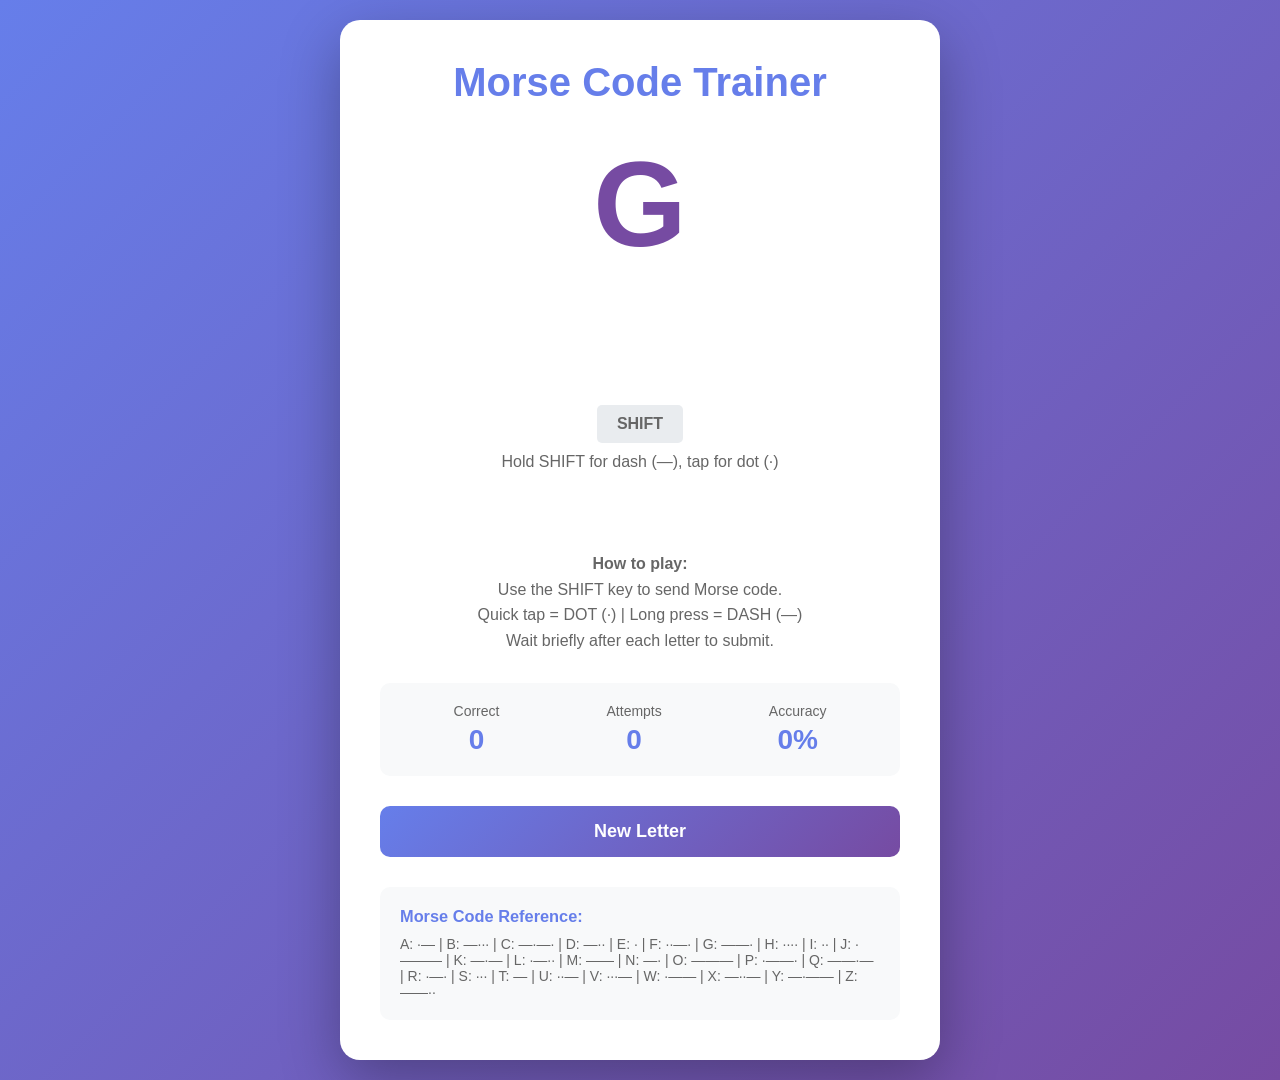
<file: morse-code/index.html>
<!DOCTYPE html>
<html lang="en">
<head>
    <meta charset="UTF-8">
    <meta name="viewport" content="width=device-width, initial-scale=1.0">
    <title>Morse Code Trainer</title>
    <style>
        * {
            margin: 0;
            padding: 0;
            box-sizing: border-box;
        }

        body {
            font-family: 'Segoe UI', Tahoma, Geneva, Verdana, sans-serif;
            background: linear-gradient(135deg, #667eea 0%, #764ba2 100%);
            min-height: 100vh;
            display: flex;
            justify-content: center;
            align-items: center;
            padding: 20px;
        }

        .container {
            background: white;
            border-radius: 20px;
            padding: 40px;
            box-shadow: 0 20px 60px rgba(0, 0, 0, 0.3);
            max-width: 600px;
            width: 100%;
        }

        h1 {
            text-align: center;
            color: #667eea;
            margin-bottom: 30px;
            font-size: 2.5em;
        }

        .target-letter {
            text-align: center;
            font-size: 120px;
            font-weight: bold;
            color: #764ba2;
            margin: 30px 0;
            text-transform: uppercase;
            min-height: 140px;
        }

        .morse-display {
            text-align: center;
            font-size: 48px;
            min-height: 70px;
            margin: 20px 0;
            font-family: monospace;
            color: #333;
            letter-spacing: 10px;
        }

        .instructions {
            text-align: center;
            color: #666;
            margin: 20px 0;
            font-size: 16px;
            line-height: 1.6;
        }

        .feedback {
            text-align: center;
            font-size: 24px;
            font-weight: bold;
            min-height: 40px;
            margin: 20px 0;
        }

        .feedback.correct {
            color: #28a745;
        }

        .feedback.incorrect {
            color: #dc3545;
        }

        .stats {
            display: flex;
            justify-content: space-around;
            margin: 30px 0;
            padding: 20px;
            background: #f8f9fa;
            border-radius: 10px;
        }

        .stat-item {
            text-align: center;
        }

        .stat-label {
            font-size: 14px;
            color: #666;
            margin-bottom: 5px;
        }

        .stat-value {
            font-size: 28px;
            font-weight: bold;
            color: #667eea;
        }

        .button {
            display: block;
            width: 100%;
            padding: 15px;
            font-size: 18px;
            font-weight: bold;
            color: white;
            background: linear-gradient(135deg, #667eea 0%, #764ba2 100%);
            border: none;
            border-radius: 10px;
            cursor: pointer;
            transition: transform 0.2s;
        }

        .button:hover {
            transform: translateY(-2px);
        }

        .button:active {
            transform: translateY(0);
        }

        .morse-reference {
            margin-top: 30px;
            padding: 20px;
            background: #f8f9fa;
            border-radius: 10px;
            font-size: 14px;
            color: #666;
        }

        .morse-reference h3 {
            color: #667eea;
            margin-bottom: 10px;
        }

        .key-indicator {
            text-align: center;
            margin: 20px 0;
            font-size: 16px;
            color: #666;
        }

        .key-visual {
            display: inline-block;
            padding: 10px 20px;
            background: #e9ecef;
            border-radius: 5px;
            margin: 10px;
            font-weight: bold;
        }

        .key-visual.active {
            background: #667eea;
            color: white;
        }
    </style>
</head>
<body>
    <div class="container">
        <h1>Morse Code Trainer</h1>
        
        <div class="target-letter" id="targetLetter">A</div>
        
        <div class="morse-display" id="morseDisplay"></div>
        
        <div class="key-indicator">
            <div class="key-visual" id="keyVisual">SHIFT</div>
            <div>Hold SHIFT for dash (—), tap for dot (·)</div>
        </div>
        
        <div class="feedback" id="feedback"></div>
        
        <div class="instructions">
            <strong>How to play:</strong><br>
            Use the SHIFT key to send Morse code.<br>
            Quick tap = DOT (·) | Long press = DASH (—)<br>
            Wait briefly after each letter to submit.
        </div>
        
        <div class="stats">
            <div class="stat-item">
                <div class="stat-label">Correct</div>
                <div class="stat-value" id="correctCount">0</div>
            </div>
            <div class="stat-item">
                <div class="stat-label">Attempts</div>
                <div class="stat-value" id="attemptCount">0</div>
            </div>
            <div class="stat-item">
                <div class="stat-label">Accuracy</div>
                <div class="stat-value" id="accuracy">0%</div>
            </div>
        </div>
        
        <button class="button" onclick="resetGame()">New Letter</button>
        
        <div class="morse-reference">
            <h3>Morse Code Reference:</h3>
            A: ·— | B: —··· | C: —·—· | D: —·· | E: · | F: ··—· | G: ——· | H: ···· | I: ·· | J: ·——— | K: —·— | L: ·—·· | M: —— | N: —· | O: ——— | P: ·——· | Q: ——·— | R: ·—· | S: ··· | T: — | U: ··— | V: ···— | W: ·—— | X: —··— | Y: —·—— | Z: ——··
        </div>
    </div>

    <script>
        const morseCode = {
            'A': '.-', 'B': '-...', 'C': '-.-.', 'D': '-..', 'E': '.', 'F': '..-.',
            'G': '--.', 'H': '....', 'I': '..', 'J': '.---', 'K': '-.-', 'L': '.-..',
            'M': '--', 'N': '-.', 'O': '---', 'P': '.--.', 'Q': '--.-', 'R': '.-.',
            'S': '...', 'T': '-', 'U': '..-', 'V': '...-', 'W': '.--', 'X': '-..-',
            'Y': '-.--', 'Z': '--..'
        };

        let currentLetter = '';
        let userInput = '';
        let keyDownTime = 0;
        let correctCount = 0;
        let attemptCount = 0;
        let submitTimer = null;
        let audioContext = null;
        let oscillator = null;

        // Initialize audio context
        function initAudio() {
            if (!audioContext) {
                audioContext = new (window.AudioContext || window.webkitAudioContext)();
            }
        }

        // Play morse tone
        function playTone(duration) {
            initAudio();
            
            oscillator = audioContext.createOscillator();
            const gainNode = audioContext.createGain();
            
            oscillator.connect(gainNode);
            gainNode.connect(audioContext.destination);
            
            oscillator.frequency.value = 600; // 600 Hz tone
            oscillator.type = 'sine';
            
            gainNode.gain.setValueAtTime(0.3, audioContext.currentTime);
            
            oscillator.start(audioContext.currentTime);
            oscillator.stop(audioContext.currentTime + duration / 1000);
        }

        // Stop tone
        function stopTone() {
            if (oscillator) {
                oscillator = null;
            }
        }

        function getRandomLetter() {
            const letters = 'ABCDEFGHIJKLMNOPQRSTUVWXYZ';
            return letters[Math.floor(Math.random() * letters.length)];
        }

        function resetGame() {
            currentLetter = getRandomLetter();
            userInput = '';
            document.getElementById('targetLetter').textContent = currentLetter;
            document.getElementById('morseDisplay').textContent = '';
            document.getElementById('feedback').textContent = '';
            document.getElementById('feedback').className = 'feedback';
            clearTimeout(submitTimer);
        }

        function updateStats() {
            document.getElementById('correctCount').textContent = correctCount;
            document.getElementById('attemptCount').textContent = attemptCount;
            const acc = attemptCount > 0 ? Math.round((correctCount / attemptCount) * 100) : 0;
            document.getElementById('accuracy').textContent = acc + '%';
        }

        function checkAnswer() {
            const correctMorse = morseCode[currentLetter];
            const feedback = document.getElementById('feedback');
            
            attemptCount++;
            
            if (userInput === correctMorse) {
                correctCount++;
                feedback.textContent = '✓ Correct! Great job!';
                feedback.className = 'feedback correct';
                setTimeout(() => {
                    resetGame();
                }, 1500);
            } else {
                feedback.textContent = '✗ Try again! Expected: ' + correctMorse.replace(/\./g, '·').replace(/-/g, '—');
                feedback.className = 'feedback incorrect';
                userInput = '';
                document.getElementById('morseDisplay').textContent = '';
            }
            
            updateStats();
        }

        document.addEventListener('keydown', (e) => {
            if (e.key === 'Shift' && keyDownTime === 0) {
                keyDownTime = Date.now();
                document.getElementById('keyVisual').classList.add('active');
                clearTimeout(submitTimer);
            }
        });

        document.addEventListener('keyup', (e) => {
            if (e.key === 'Shift' && keyDownTime > 0) {
                const duration = Date.now() - keyDownTime;
                const symbol = duration > 200 ? '-' : '.';
                const displaySymbol = symbol === '.' ? '·' : '—';
                
                // Play appropriate tone duration
                const toneDuration = symbol === '.' ? 100 : 300;
                playTone(toneDuration);
                
                userInput += symbol;
                document.getElementById('morseDisplay').textContent += displaySymbol;
                
                keyDownTime = 0;
                document.getElementById('keyVisual').classList.remove('active');
                
                // Auto-submit after 1 second of inactivity
                clearTimeout(submitTimer);
                submitTimer = setTimeout(() => {
                    if (userInput.length > 0) {
                        checkAnswer();
                    }
                }, 1000);
            }
        });

        // Initialize game
        resetGame();
        updateStats();
    </script>
</body>
</html>
</file>
<file: assets/css/terminal.css>
/* ============================================================
   terminal.css — shared styles for dinuka-kasun-medis.github.io
   ============================================================ */

/* ── CSS Variables ── */
:root {
  --bg:        #0d0f14;
  --surface:   #13161e;
  --border:    #1e2330;
  --green:     #39ff84;
  --green-dim: #1a7a3e;
  --cyan:      #00e5ff;
  --yellow:    #ffd740;
  --red:       #ff5252;
  --magenta:   #ff40ff;
  --white:     #e8ecf4;
  --grey:      #4a5068;
  --grey-lt:   #6b7496;
  --caret:     #39ff84;
  --font-mono: 'JetBrains Mono', 'Fira Code', monospace;
}

/* ── Reset ── */
*, *::before, *::after { box-sizing: border-box; margin: 0; padding: 0; }
html { scroll-behavior: smooth; }

/* ── Base ── */
body {
  background: var(--bg);
  color: var(--white);
  font-family: var(--font-mono);
  font-size: 14px;
  line-height: 1.7;
  min-height: 100vh;
  overflow-x: hidden;
}

/* ── Scanline overlay ── */
body::before {
  content: '';
  position: fixed; inset: 0;
  background: repeating-linear-gradient(
    0deg,
    transparent,
    transparent 2px,
    rgba(0,0,0,.08) 2px,
    rgba(0,0,0,.08) 4px
  );
  pointer-events: none;
  z-index: 9999;
}

/* ── Noise grain ── */
body::after {
  content: '';
  position: fixed; inset: 0;
  background-image: url("data:image/svg+xml,%3Csvg viewBox='0 0 256 256' xmlns='http://www.w3.org/2000/svg'%3E%3Cfilter id='noise'%3E%3CfeTurbulence type='fractalNoise' baseFrequency='0.9' numOctaves='4' stitchTiles='stitch'/%3E%3C/filter%3E%3Crect width='100%25' height='100%25' filter='url(%23noise)' opacity='0.03'/%3E%3C/svg%3E");
  pointer-events: none;
  z-index: 9998;
  opacity: .4;
}

/* ── Layout ── */
.shell {
  max-width: 860px;
  margin: 0 auto;
  padding: 40px 24px 80px;
}

/* ── Window chrome ── */
.window {
  background: var(--surface);
  border: 1px solid var(--border);
  border-radius: 10px;
  overflow: hidden;
  box-shadow: 0 0 60px rgba(57,255,132,.04), 0 20px 60px rgba(0,0,0,.6);
  margin-bottom: 28px;
  animation: fadeSlide .6s ease both;
}
.window:nth-child(2) { animation-delay: .1s; }
.window:nth-child(3) { animation-delay: .2s; }

@keyframes fadeSlide {
  from { opacity: 0; transform: translateY(18px); }
  to   { opacity: 1; transform: translateY(0); }
}

/* ── Title bar ── */
.titlebar {
  display: flex;
  align-items: center;
  gap: 8px;
  padding: 12px 18px;
  background: rgba(255,255,255,.025);
  border-bottom: 1px solid var(--border);
  user-select: none;
}
.dot        { width: 12px; height: 12px; border-radius: 50%; }
.dot-r      { background: #ff5f57; }
.dot-y      { background: #febc2e; }
.dot-g      { background: #28c840; }
.tab-title  { margin-left: 12px; font-size: 11.5px; color: var(--grey-lt); letter-spacing: .04em; }
.tab-title span { color: var(--green); }

/* ── Body padding ── */
.body { padding: 28px 32px 32px; }

/* ── Prompt line ── */
.prompt {
  display: flex;
  align-items: baseline;
  margin-bottom: 4px;
}
.p-user  { color: var(--green);   font-weight: 600; }
.p-at    { color: var(--grey-lt); }
.p-host  { color: var(--cyan);    font-weight: 600; }
.p-colon { color: var(--grey-lt); }
.p-path  { color: var(--yellow);  font-weight: 500; }
.p-sign  { color: var(--green);   margin: 0 6px; }
.p-cmd   { color: var(--white);   font-weight: 400; }
.p-arg   { color: var(--cyan);    margin-left: 6px; }
.p-flag  { color: var(--magenta); margin-left: 6px; }

/* ── Output area ── */
.output { margin-top: 14px; padding-left: 2px; }

/* ── ASCII name ── */
.ascii-name {
  color: var(--green);
  font-size: 10px;
  line-height: 1.25;
  white-space: pre;
  letter-spacing: 0;
  margin-bottom: 22px;
  text-shadow: 0 0 18px rgba(57,255,132,.35);
  overflow-x: auto;
}
@media (max-width: 700px) { .ascii-name { font-size: 5.5px; } }
@media (max-width: 480px) { .ascii-name { font-size: 4px; } }

/* ── Hero meta ── */
.hero-meta {
  display: grid;
  grid-template-columns: auto 1fr;
  gap: 4px 16px;
  margin-bottom: 20px;
}
.meta-key { color: var(--cyan); font-weight: 500; }
.meta-sep { display: none; }
.meta-val { color: var(--white); }
.meta-val a {
  color: var(--yellow);
  text-decoration: none;
  border-bottom: 1px dashed rgba(255,215,64,.3);
  transition: border-color .2s, color .2s;
}
.meta-val a:hover { color: var(--green); border-color: var(--green); }

/* ── Tag line ── */
.tag-line { color: var(--grey-lt); font-size: 13px; margin-top: 8px; }
.tag-line em { color: var(--magenta); font-style: normal; }

/* ── Section comment ── */
.section-comment { color: var(--grey); font-size: 12px; margin-bottom: 12px; }
.section-comment::before { content: '# '; color: var(--green-dim); }

/* ── Skills grid ── */
.skills-grid {
  display: grid;
  grid-template-columns: repeat(auto-fill, minmax(190px, 1fr));
  gap: 10px;
}
.skill-category {
  background: rgba(255,255,255,.025);
  border: 1px solid var(--border);
  border-radius: 6px;
  padding: 14px 16px;
  transition: border-color .25s, box-shadow .25s;
}
.skill-category:hover {
  border-color: var(--green-dim);
  box-shadow: 0 0 20px rgba(57,255,132,.06);
}
.skill-cat-name {
  color: var(--cyan);
  font-size: 11px;
  font-weight: 600;
  letter-spacing: .08em;
  text-transform: uppercase;
  margin-bottom: 8px;
}
.skill-items { color: var(--grey-lt); font-size: 12.5px; line-height: 1.9; }
.skill-items span { display: inline-block; color: var(--white); font-size: 12px; }
.skill-dot { color: var(--green); margin-right: 5px; }

/* ── Contact links ── */
.links-row { display: flex; flex-wrap: wrap; gap: 14px; }
.link-btn {
  display: inline-flex;
  align-items: center;
  gap: 8px;
  padding: 10px 18px;
  border: 1px solid var(--border);
  border-radius: 6px;
  color: var(--white);
  text-decoration: none;
  font-family: var(--font-mono);
  font-size: 12.5px;
  background: rgba(255,255,255,.02);
  transition: border-color .2s, color .2s, background .2s, box-shadow .2s;
}
.link-btn:hover {
  border-color: var(--green);
  color: var(--green);
  background: rgba(57,255,132,.05);
  box-shadow: 0 0 20px rgba(57,255,132,.1);
}
.link-icon { font-size: 15px; }

.instagram-grid {
  display: grid;
  grid-template-columns: repeat(3, minmax(0, 1fr));
  gap: 1rem;
  margin-top: 1.5rem;
}
.instagram-grid > div {
  width: 100%;
  max-width: 200px;
  margin: 0 auto;
}
.instagram-grid blockquote.instagram-media {
  display: block !important;
  width: 200px !important;
  min-width: 200px !important;
  max-width: 200px !important;
  height: 260px !important;
  min-height: 260px !important;
  max-height: 260px !important;
  margin: 0 auto;
  overflow: hidden;
}
.instagram-grid blockquote.instagram-media * {
  width: 100% !important;
  max-width: 100% !important;
  height: 100% !important;
  max-height: 100% !important;
}
.instagram-grid blockquote.instagram-media a {
  display: block;
  width: 100% !important;
}
@media (max-width: 900px) {
  .instagram-grid {
    grid-template-columns: repeat(2, minmax(0, 1fr));
  }
}
@media (max-width: 600px) {
  .instagram-grid {
    grid-template-columns: 1fr;
  }
}

/* ── Blinking cursor ── */
.cursor {
  display: inline-block;
  width: 9px; height: 16px;
  background: var(--caret);
  vertical-align: middle;
  margin-left: 3px;
  animation: blink 1s step-end infinite;
  box-shadow: 0 0 8px rgba(57,255,132,.6);
}
@keyframes blink {
  0%, 100% { opacity: 1; }
  50%       { opacity: 0; }
}

/* ── Status bar ── */
.statusbar {
  display: flex;
  align-items: center;
  padding: 7px 18px;
  background: var(--green);
  border-top: 1px solid var(--green-dim);
  font-size: 11.5px;
  font-weight: 600;
  color: #0d0f14;
  letter-spacing: .04em;
}
.sb-sep { color: rgba(0,0,0,.3); margin: 0 10px; }

/* ── Responsive ── */
@media (max-width: 560px) {
  .body { padding: 20px 18px 24px; }
  .hero-meta { grid-template-columns: 1fr; }
}

.instagram-embed {
  display: flex;
  justify-content: center;
  margin-top: 1.5rem;
  width: 100%;
}

.instagram-embed .instagram-media {
  width: 100% !important;
  max-width: 540px !important;
  min-width: 0 !important;
}
</file>
